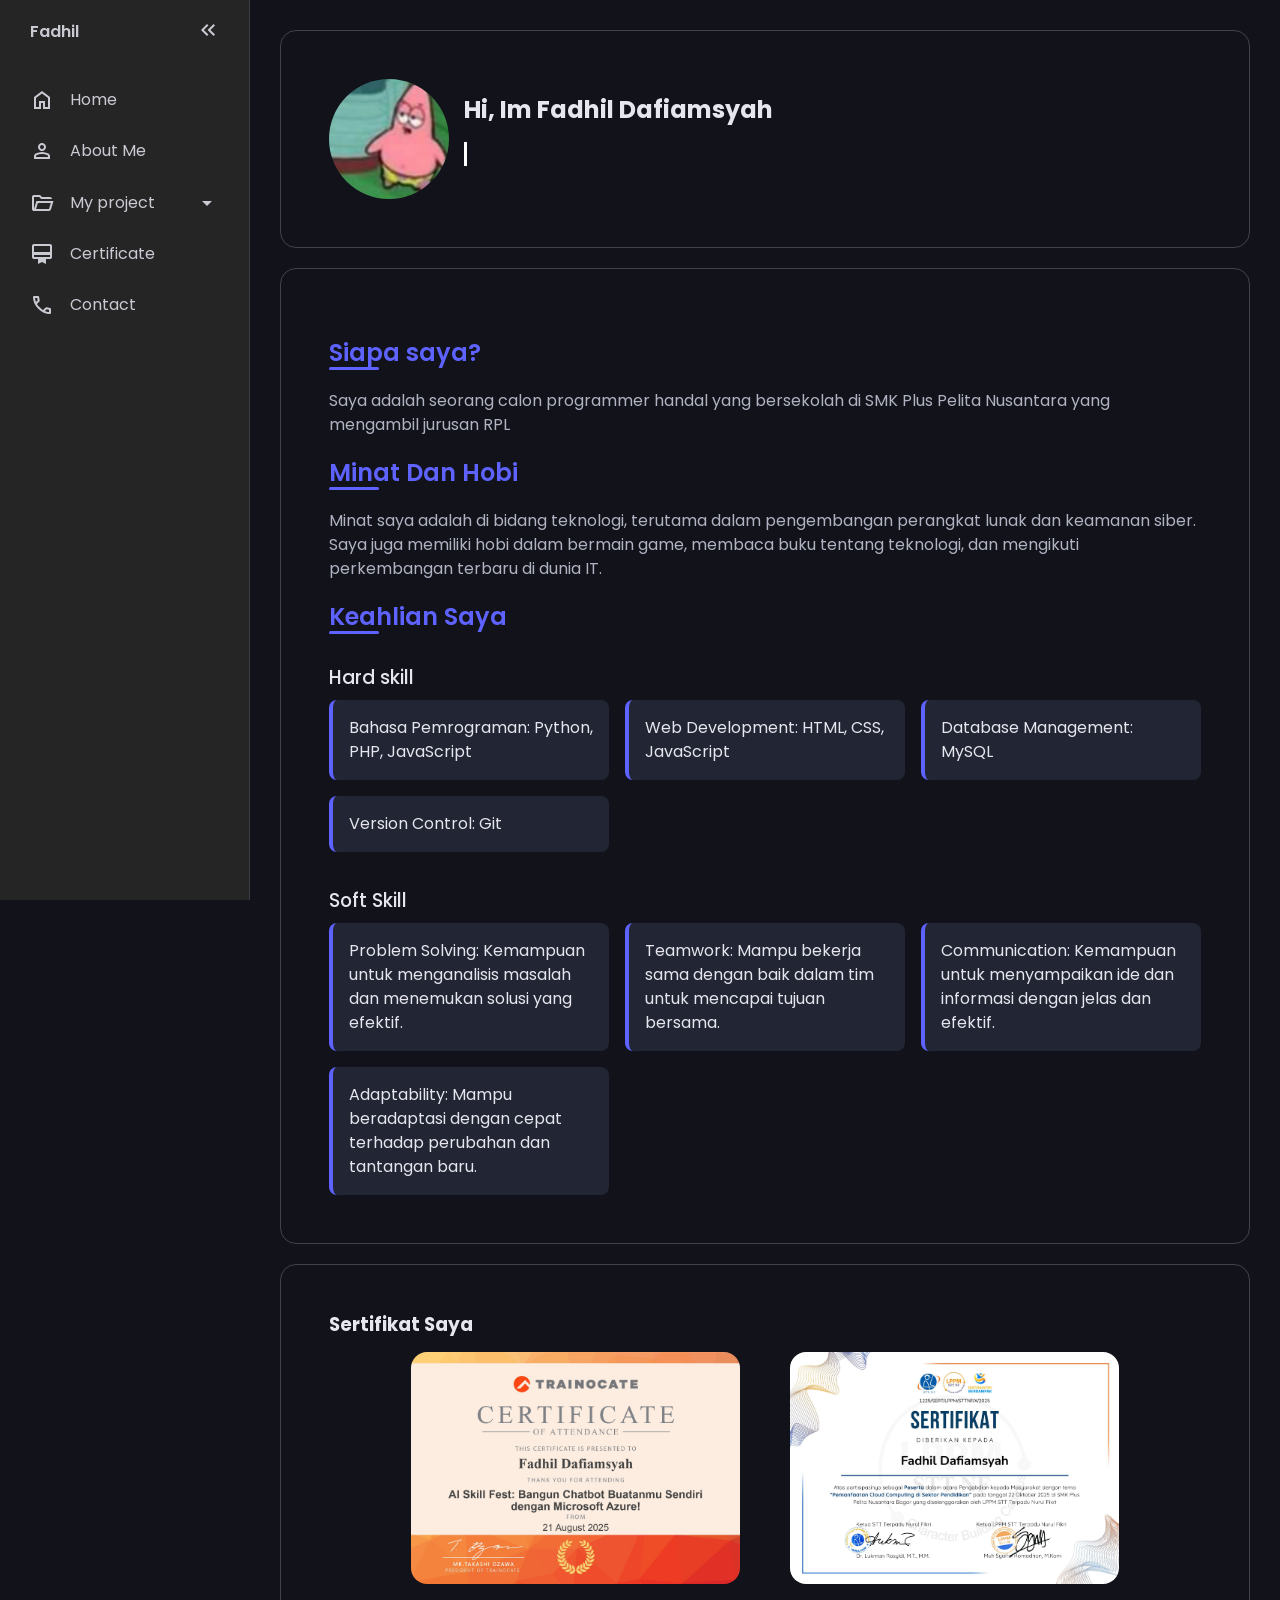
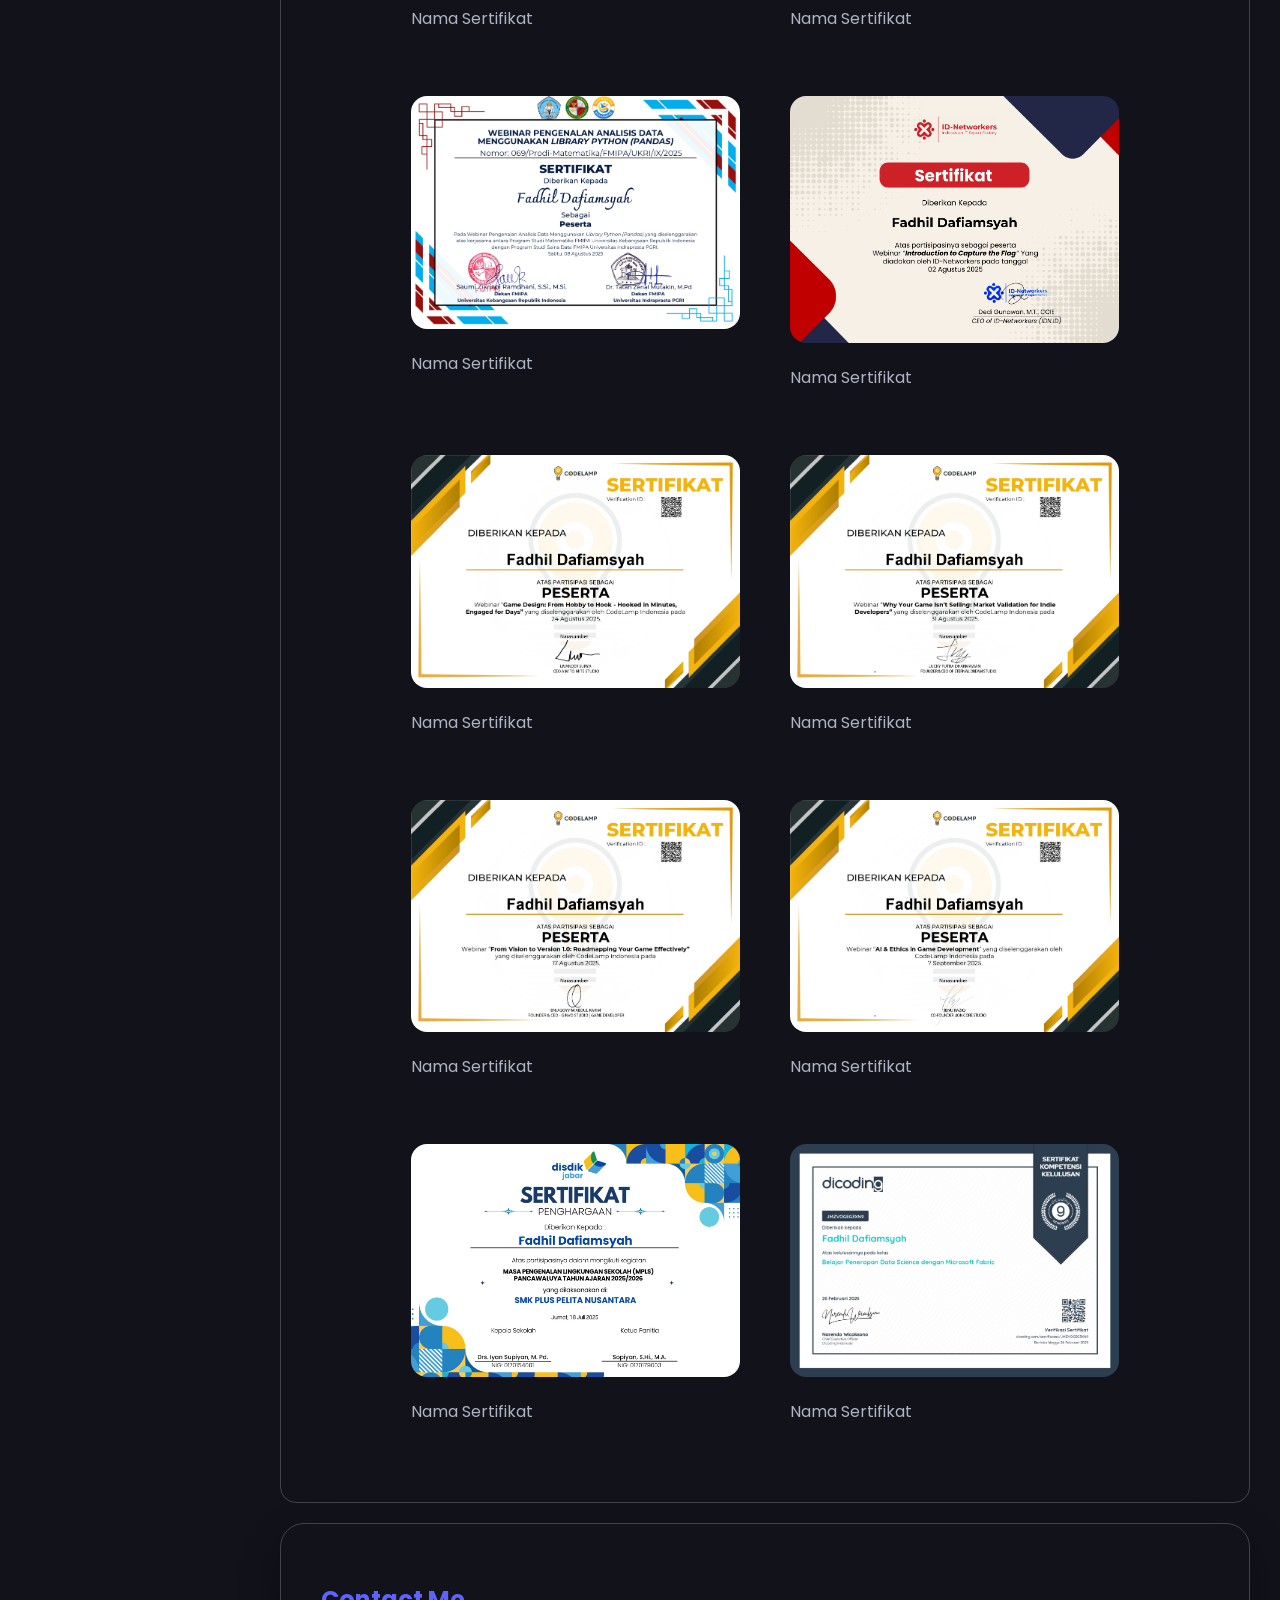
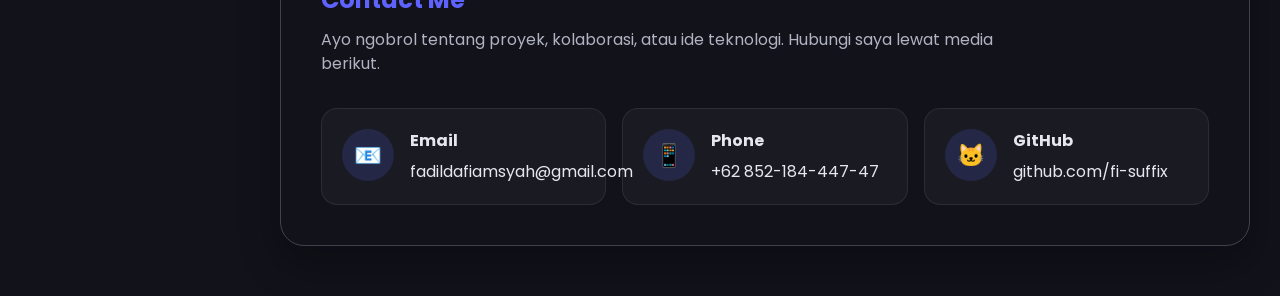
<file: index.html>
<!doctype html>
<html lang="en">
  <head>
    <meta charset="UTF-8" />
    <meta name="viewport" content="width=device-width, initial-scale=1.0" />
    <title>Fadhil Portofolio</title>
    <link rel="stylesheet" href="style.css" />
    <script type="text/javascript" src="app.js" defer></script>
  </head>
  <body class="fade-in">
    <nav id="sidebar">
      <ul>
        <li>
          <span class="logo"> Fadhil</span>
          <button onclick="toggleSidebar()" id="toggle-btn">
            <svg
              xmlns="http://www.w3.org/2000/svg"
              height="24px"
              viewBox="0 -960 960 960"
              width="24px"
              fill="#e3e3e3"
            >
              <path
                d="M440-240 200-480l240-240 56 56-183 184 183 184-56 56Zm264 0L464-480l240-240 56 56-183 184 183 184-56 56Z"
              />
            </svg>
          </button>
        </li>
        <li>
          <a href="#home">
            <svg
              xmlns="http://www.w3.org/2000/svg"
              height="24px"
              viewBox="0 -960 960 960"
              width="24px"
              fill="#e3e3e3"
            >
              <path
                d="M240-200h120v-240h240v240h120v-360L480-740 240-560v360Zm-80 80v-480l320-240 320 240v480H520v-240h-80v240H160Zm320-350Z"
              />
            </svg>
            <span>Home</span>
          </a>
        </li>
        <li>
          <a href="#about">
            <svg
              xmlns="http://www.w3.org/2000/svg"
              height="24px"
              viewBox="0 -960 960 960"
              width="24px"
              fill="#e3e3e3"
            >
              <path
                d="M367-527q-47-47-47-113t47-113q47-47 113-47t113 47q47 47 47 113t-47 113q-47 47-113 47t-113-47ZM160-160v-112q0-34 17.5-62.5T224-378q62-31 126-46.5T480-440q66 0 130 15.5T736-378q29 15 46.5 43.5T800-272v112H160Zm80-80h480v-32q0-11-5.5-20T700-306q-54-27-109-40.5T480-360q-56 0-111 13.5T260-306q-9 5-14.5 14t-5.5 20v32Zm296.5-343.5Q560-607 560-640t-23.5-56.5Q513-720 480-720t-56.5 23.5Q400-673 400-640t23.5 56.5Q447-560 480-560t56.5-23.5ZM480-640Zm0 400Z"
              />
            </svg>
            <span>About Me</span>
          </a>
        </li>
        <li>
          <button onclick="togglesubMenu(this)" class="dropdown-btn">
            <svg
              xmlns="http://www.w3.org/2000/svg"
              height="24px"
              viewBox="0 -960 960 960"
              width="24px"
              fill="#e3e3e3"
            >
              <path
                d="M160-160q-33 0-56.5-23.5T80-240v-480q0-33 23.5-56.5T160-800h240l80 80h320q33 0 56.5 23.5T880-640H447l-80-80H160v480l96-320h684L837-217q-8 26-29.5 41.5T760-160H160Zm84-80h516l72-240H316l-72 240Zm0 0 72-240-72 240Zm-84-400v-80 80Z"
              />
            </svg>
            <span>My project</span>
            <svg
              xmlns="http://www.w3.org/2000/svg"
              height="24px"
              viewBox="0 -960 960 960"
              width="24px"
              fill="#e3e3e3"
            >
              <path d="M480-360 280-560h400L480-360Z" />
            </svg>
          </button>
          <ul class="sub-menu">
            <div>
              <li><a href="project1.html">Web Kelas</a></li>
              <li><a href="project2.html">Jam Digital</a></li>
            </div>
          </ul>
        </li>
        <li>
          <a href="#sertifikat">
            <svg
              xmlns="http://www.w3.org/2000/svg"
              height="24px"
              viewBox="0 -960 960 960"
              width="24px"
              fill="#e3e3e3"
            >
              <path
                d="M160-440v80h640v-80H160Zm0-440h640q33 0 56.5 23.5T880-800v440q0 33-23.5 56.5T800-280H640v200l-160-80-160 80v-200H160q-33 0-56.5-23.5T80-360v-440q0-33 23.5-56.5T160-880Zm0 320h640v-240H160v240Zm0 200v-440 440Z"
              />
            </svg>
            <span>Certificate</span>
          </a>
        </li>
        <li>
          <a href="#contact">
            <svg
              xmlns="http://www.w3.org/2000/svg"
              height="24px"
              viewBox="0 -960 960 960"
              width="24px"
              fill="#e3e3e3"
            >
              <path
                d="M798-120q-125 0-247-54.5T329-329Q229-429 174.5-551T120-798q0-18 12-30t30-12h162q14 0 25 9.5t13 22.5l26 140q2 16-1 27t-11 19l-97 98q20 37 47.5 71.5T387-386q31 31 65 57.5t72 48.5l94-94q9-9 23.5-13.5T670-390l138 28q14 4 23 14.5t9 23.5v162q0 18-12 30t-30 12ZM241-600l66-66-17-94h-89q5 41 14 81t26 79Zm358 358q39 17 79.5 27t81.5 13v-88l-94-19-67 67ZM241-600Zm358 358Z"
              />
            </svg>
            <span>Contact</span>
          </a>
        </li>
      </ul>
    </nav>
    <main>
      <section id="home">
        <div class="container-profile">
          <img
            src="assets/img/IMG_20250711_190937_625.webp"
            alt=""
            class="profile"
          />
          <div class="text-profile">
            <h1>Hi, Im Fadhil Dafiamsyah</h1>
            <p class="type-writter">
              Tech Enthusiast | Aspiring Programmer | Student at SMK Plus Pelita
            </p>
          </div>
        </div>
      </section>

      <section id="about">
        <div class="container">
          <h2>Siapa saya?</h2>
          <p>
            Saya adalah seorang calon programmer handal yang bersekolah di SMK
            Plus Pelita Nusantara yang mengambil jurusan RPL
          </p>

          <h2>Minat Dan Hobi</h2>
          <p>
            Minat saya adalah di bidang teknologi, terutama dalam pengembangan
            perangkat lunak dan keamanan siber. Saya juga memiliki hobi dalam
            bermain game, membaca buku tentang teknologi, dan mengikuti
            perkembangan terbaru di dunia IT.
          </p>

          <h2>Keahlian Saya</h2>
          <h3>Hard skill</h3>
          <ul>
            <li>Bahasa Pemrograman: Python, PHP, JavaScript</li>
            <li>Web Development: HTML, CSS, JavaScript</li>
            <li>Database Management: MySQL</li>
            <li>Version Control: Git</li>
          </ul>

          <h3>Soft Skill</h3>
          <ul>
            <li>
              Problem Solving: Kemampuan untuk menganalisis masalah dan
              menemukan solusi yang efektif.
            </li>
            <li>
              Teamwork: Mampu bekerja sama dengan baik dalam tim untuk mencapai
              tujuan bersama.
            </li>
            <li>
              Communication: Kemampuan untuk menyampaikan ide dan informasi
              dengan jelas dan efektif.
            </li>
            <li>
              Adaptability: Mampu beradaptasi dengan cepat terhadap perubahan
              dan tantangan baru.
            </li>
          </ul>
        </div>
      </section>

      <!-- setip -->
      <section id="sertifikat">
        <div class="container">
          <h3>Sertifikat Saya</h3>
          <div class="sertip-container">
            <div class="sertip">
              <img
                src="assets/Sertifikat/Certificate_AI Skill Fest_ Bangun Chatbot Buatanmu Sendiri dengan Microsoft Azure!_Fadhil Dafiamsyah_page-0001.jpg"
                alt="Sertifikat 1"
              />
              <p>Nama Sertifikat</p>
            </div>
            <div class="sertip">
              <img
                src="assets/Sertifikat/Fadhil Dafiamsyah  - Sertifikat Peserta “Pemanfaatan Cloud Computing di Sektor Pendidikan”_page-0001.jpg"
                alt="Sertifikat 2"
              />
              <p>Nama Sertifikat</p>
            </div>
            <div class="sertip">
              <img
                src="assets/Sertifikat/Fadhil Dafiamsyah _Certificate_page-0001.jpg"
                alt="Sertifikat 3"
              />
              <p>Nama Sertifikat</p>
            </div>
            <div class="sertip">
              <img
                src="assets/Sertifikat/Fadhil Dafiamsyah Sertifikat Webinar Introduction to Capture the Flag_page-0001.jpg"
                alt="Sertifikat 4"
              />
              <p>Nama Sertifikat</p>
            </div>
            <div class="sertip">
              <img
                src="assets/Sertifikat/Fadhil Dafiamsyah-1_page-0001.jpg"
                alt="Sertifikat 5"
              />
              <p>Nama Sertifikat</p>
            </div>
            <div class="sertip">
              <img
                src="assets/Sertifikat/Fadhil Dafiamsyah-2_page-0001.jpg"
                alt="Sertifikat 6"
              />
              <p>Nama Sertifikat</p>
            </div>
            <div class="sertip">
              <img
                src="assets/Sertifikat/Fadhil Dafiamsyah_page-0001.jpg"
                alt="Sertifikat 7"
              />
              <p>Nama Sertifikat</p>
            </div>
            <div class="sertip">
              <img
                src="assets/Sertifikat/fadhil-dafiamsyah_pages-to-jpg-0001.jpg"
                alt="Sertifikat 8"
              />
              <p>Nama Sertifikat</p>
            </div>
            <div class="sertip">
              <img
                src="assets/Sertifikat/WhatsApp Image 2025-11-21 at 09.31.43_b5b9c0ea.jpg"
                alt="Sertifikat 9"
              />
              <p>Nama Sertifikat</p>
            </div>
            <div class="sertip">
              <img
                src="assets/Sertifikat/sertifikat_course_902_5664131_260226132202_page-0001.jpg"
                alt="Sertifikat 10"
              />
              <p>Nama Sertifikat</p>
            </div>
          </div>
        </div>
      </section>

      <!-- kontak -->
      <section id="contact">
        <div class="container contact-card">
          <h2>Contact Me</h2>
          <p>
            Ayo ngobrol tentang proyek, kolaborasi, atau ide teknologi. Hubungi
            saya lewat media berikut.
          </p>
          <div class="contact-grid">
            <article class="contact-item">
              <span class="contact-icon">📧</span>
              <div>
                <h3>Email</h3>
                <a href="mailto:fadildafiamsyah@gmail.com"
                  >fadildafiamsyah@gmail.com</a
                >
              </div>
            </article>
            <article class="contact-item">
              <span class="contact-icon">📱</span>
              <div>
                <h3>Phone</h3>
                <a href="tel:+6285218444747">+62 852-184-447-47</a>
              </div>
            </article>
            <article class="contact-item">
              <span class="contact-icon">🐱</span>
              <div>
                <h3>GitHub</h3>
                <a
                  href="https://github.com/fi-suffix"
                  target="_blank"
                  rel="noreferrer"
                  >github.com/fi-suffix</a
                >
              </div>
            </article>
          </div>
        </div>
      </section>
    </main>
  </body>
</html>
</file>
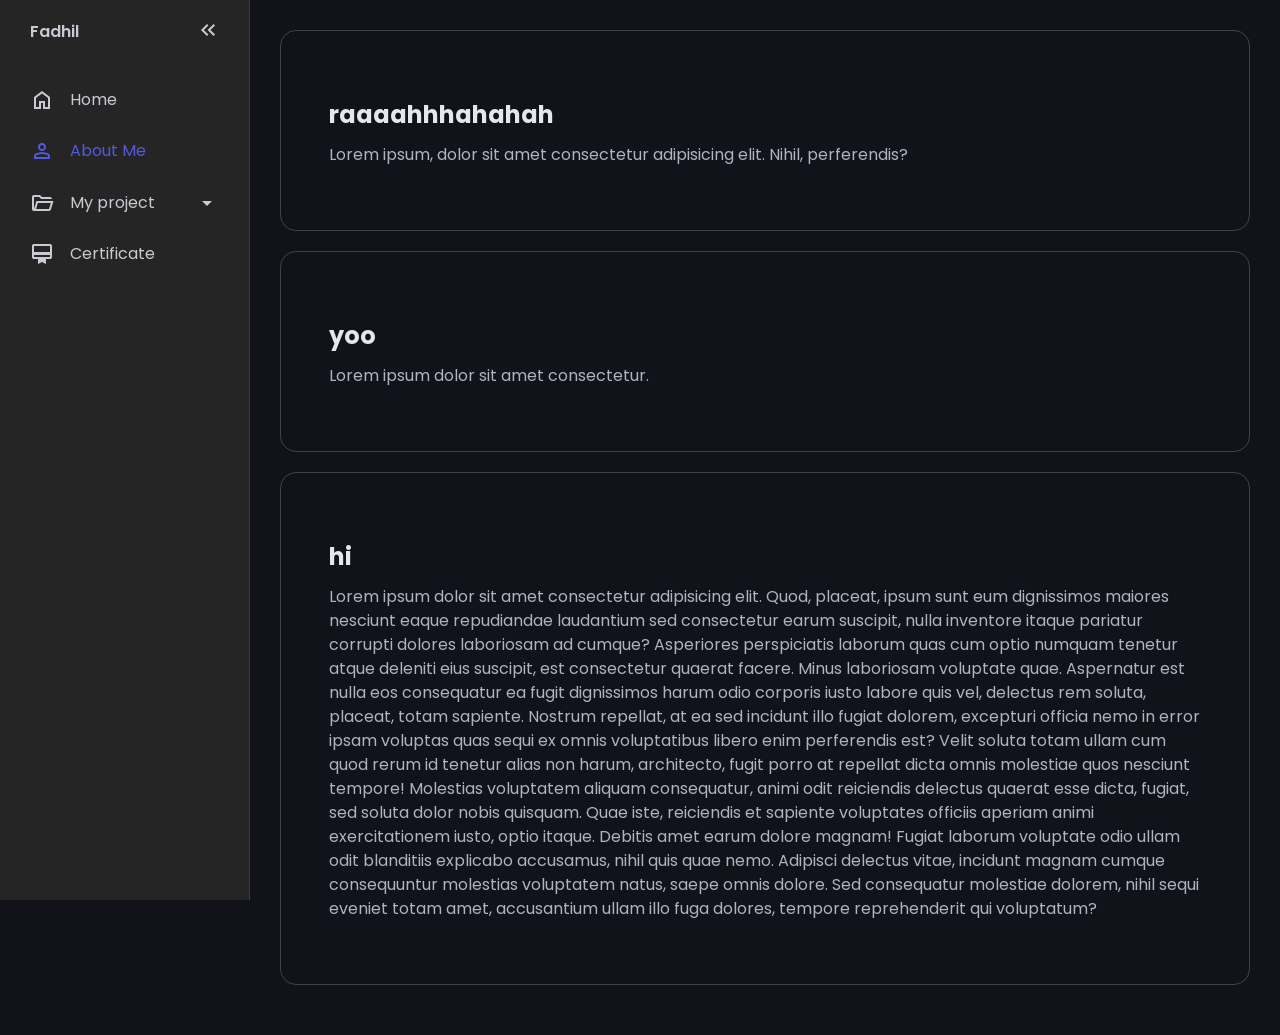
<file: about-me.html>
<!doctype html>
<html lang="en">
  <head>
    <meta charset="UTF-8" />
    <meta name="viewport" content="width=device-width, initial-scale=1.0" />
    <title>Fadhil Portofolio</title>
    <link rel="stylesheet" href="style.css" />
    <script type="text/javascript" src="app.js" defer></script>
  </head>
  <body class="fade-in">
    <nav id="sidebar">
      <ul>
        <li>
          <span class="logo"> Fadhil</span>
          <button onclick=toggleSidebar() id="toggle-btn">
            <svg
              xmlns="http://www.w3.org/2000/svg"
              height="24px"
              viewBox="0 -960 960 960"
              width="24px"
              fill="#e3e3e3"
            >
              <path
                d="M440-240 200-480l240-240 56 56-183 184 183 184-56 56Zm264 0L464-480l240-240 56 56-183 184 183 184-56 56Z"
              />
            </svg>
          </button>
        </li>
        <li>
          <a href="index.html">
            <svg
              xmlns="http://www.w3.org/2000/svg"
              height="24px"
              viewBox="0 -960 960 960"
              width="24px"
              fill="#e3e3e3"
            >
              <path
                d="M240-200h120v-240h240v240h120v-360L480-740 240-560v360Zm-80 80v-480l320-240 320 240v480H520v-240h-80v240H160Zm320-350Z"
              />
            </svg>
            <span>Home</span>
          </a>
        </li>
        <li class="active">
          <a href="about-me.html">
            <svg
              xmlns="http://www.w3.org/2000/svg"
              height="24px"
              viewBox="0 -960 960 960"
              width="24px"
              fill="#e3e3e3"
            >
              <path
                d="M367-527q-47-47-47-113t47-113q47-47 113-47t113 47q47 47 47 113t-47 113q-47 47-113 47t-113-47ZM160-160v-112q0-34 17.5-62.5T224-378q62-31 126-46.5T480-440q66 0 130 15.5T736-378q29 15 46.5 43.5T800-272v112H160Zm80-80h480v-32q0-11-5.5-20T700-306q-54-27-109-40.5T480-360q-56 0-111 13.5T260-306q-9 5-14.5 14t-5.5 20v32Zm296.5-343.5Q560-607 560-640t-23.5-56.5Q513-720 480-720t-56.5 23.5Q400-673 400-640t23.5 56.5Q447-560 480-560t56.5-23.5ZM480-640Zm0 400Z"
              />
            </svg>
            <span>About Me</span>
          </a>
        </li>
        <li>
          <button onclick=togglesubMenu(this) class="dropdown-btn">
            <svg
              xmlns="http://www.w3.org/2000/svg"
              height="24px"
              viewBox="0 -960 960 960"
              width="24px"
              fill="#e3e3e3"
            >
              <path
                d="M160-160q-33 0-56.5-23.5T80-240v-480q0-33 23.5-56.5T160-800h240l80 80h320q33 0 56.5 23.5T880-640H447l-80-80H160v480l96-320h684L837-217q-8 26-29.5 41.5T760-160H160Zm84-80h516l72-240H316l-72 240Zm0 0 72-240-72 240Zm-84-400v-80 80Z"
              />
            </svg>
            <span>My project</span>
            <svg
              xmlns="http://www.w3.org/2000/svg"
              height="24px"
              viewBox="0 -960 960 960"
              width="24px"
              fill="#e3e3e3"
            >
              <path d="M480-360 280-560h400L480-360Z" />
            </svg>
          </button>
          <ul class="sub-menu">
            <div>
              <li><a href="#project-1">nama projek</a></li>
              <li><a href="#project-2">nama projek</a></li>
              <li><a href="#project-3">nama projek</a></li>
            </div>
          </ul>
        </li>
        <li>
          <a href="certificate.html">
            <svg
              xmlns="http://www.w3.org/2000/svg"
              height="24px"
              viewBox="0 -960 960 960"
              width="24px"
              fill="#e3e3e3"
            >
              <path
                d="M160-440v80h640v-80H160Zm0-440h640q33 0 56.5 23.5T880-800v440q0 33-23.5 56.5T800-280H640v200l-160-80-160 80v-200H160q-33 0-56.5-23.5T80-360v-440q0-33 23.5-56.5T160-880Zm0 320h640v-240H160v240Zm0 200v-440 440Z"
              />
            </svg>
            <span>Certificate</span>
          </a>
        </li>
      </ul>
    </nav>
    <main>
      <div class="container">
        <h2>raaaahhhahahah</h2>
        <p>
          Lorem ipsum, dolor sit amet consectetur adipisicing elit. Nihil,
          perferendis?
        </p>
      </div>
      <div class="container">
        <h2>yoo</h2>
        <p>Lorem ipsum dolor sit amet consectetur.</p>
      </div>
      <div class="container">
        <h2>hi</h2>
        <p>
          Lorem ipsum dolor sit amet consectetur adipisicing elit. Quod,
          placeat, ipsum sunt eum dignissimos maiores nesciunt eaque repudiandae
          laudantium sed consectetur earum suscipit, nulla inventore itaque
          pariatur corrupti dolores laboriosam ad cumque? Asperiores
          perspiciatis laborum quas cum optio numquam tenetur atque deleniti
          eius suscipit, est consectetur quaerat facere. Minus laboriosam
          voluptate quae. Aspernatur est nulla eos consequatur ea fugit
          dignissimos harum odio corporis iusto labore quis vel, delectus rem
          soluta, placeat, totam sapiente. Nostrum repellat, at ea sed incidunt
          illo fugiat dolorem, excepturi officia nemo in error ipsam voluptas
          quas sequi ex omnis voluptatibus libero enim perferendis est? Velit
          soluta totam ullam cum quod rerum id tenetur alias non harum,
          architecto, fugit porro at repellat dicta omnis molestiae quos
          nesciunt tempore! Molestias voluptatem aliquam consequatur, animi odit
          reiciendis delectus quaerat esse dicta, fugiat, sed soluta dolor nobis
          quisquam. Quae iste, reiciendis et sapiente voluptates officiis
          aperiam animi exercitationem iusto, optio itaque. Debitis amet earum
          dolore magnam! Fugiat laborum voluptate odio ullam odit blanditiis
          explicabo accusamus, nihil quis quae nemo. Adipisci delectus vitae,
          incidunt magnam cumque consequuntur molestias voluptatem natus, saepe
          omnis dolore. Sed consequatur molestiae dolorem, nihil sequi eveniet
          totam amet, accusantium ullam illo fuga dolores, tempore reprehenderit
          qui voluptatum?
        </p>
      </div>
    </main>
  </body>
</html>
</file>
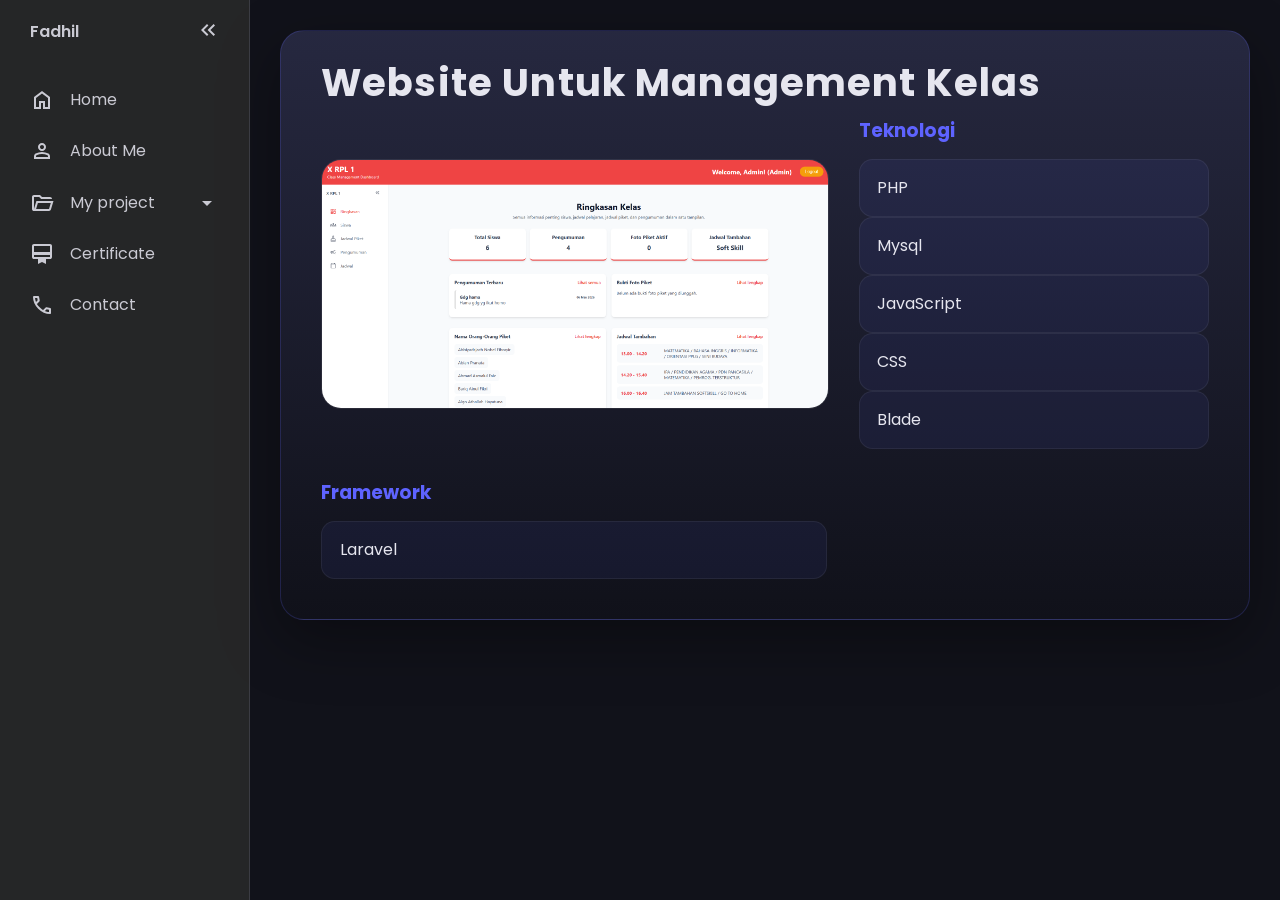
<file: project1.html>
<!doctype html>
<html lang="en">
  <head>
    <meta charset="UTF-8" />
    <meta name="viewport" content="width=device-width, initial-scale=1.0" />
    <title>Fadhil Portofolio</title>
    <link rel="stylesheet" href="style.css" />
    <script type="text/javascript" src="app.js" defer></script>
  </head>
  <body class="fade-in">
    <nav id="sidebar">
      <ul>
        <li>
          <span class="logo"> Fadhil</span>
          <button onclick="toggleSidebar()" id="toggle-btn">
            <svg
              xmlns="http://www.w3.org/2000/svg"
              height="24px"
              viewBox="0 -960 960 960"
              width="24px"
              fill="#e3e3e3"
            >
              <path
                d="M440-240 200-480l240-240 56 56-183 184 183 184-56 56Zm264 0L464-480l240-240 56 56-183 184 183 184-56 56Z"
              />
            </svg>
          </button>
        </li>
        <li>
          <a href="index.html#home">
            <svg
              xmlns="http://www.w3.org/2000/svg"
              height="24px"
              viewBox="0 -960 960 960"
              width="24px"
              fill="#e3e3e3"
            >
              <path
                d="M240-200h120v-240h240v240h120v-360L480-740 240-560v360Zm-80 80v-480l320-240 320 240v480H520v-240h-80v240H160Zm320-350Z"
              />
            </svg>
            <span>Home</span>
          </a>
        </li>
        <li>
          <a href="index.html#about">
            <svg
              xmlns="http://www.w3.org/2000/svg"
              height="24px"
              viewBox="0 -960 960 960"
              width="24px"
              fill="#e3e3e3"
            >
              <path
                d="M367-527q-47-47-47-113t47-113q47-47 113-47t113 47q47 47 47 113t-47 113q-47 47-113 47t-113-47ZM160-160v-112q0-34 17.5-62.5T224-378q62-31 126-46.5T480-440q66 0 130 15.5T736-378q29 15 46.5 43.5T800-272v112H160Zm80-80h480v-32q0-11-5.5-20T700-306q-54-27-109-40.5T480-360q-56 0-111 13.5T260-306q-9 5-14.5 14t-5.5 20v32Zm296.5-343.5Q560-607 560-640t-23.5-56.5Q513-720 480-720t-56.5 23.5Q400-673 400-640t23.5 56.5Q447-560 480-560t56.5-23.5ZM480-640Zm0 400Z"
              />
            </svg>
            <span>About Me</span>
          </a>
        </li>
        <li>
          <button onclick="togglesubMenu(this)" class="dropdown-btn">
            <svg
              xmlns="http://www.w3.org/2000/svg"
              height="24px"
              viewBox="0 -960 960 960"
              width="24px"
              fill="#e3e3e3"
            >
              <path
                d="M160-160q-33 0-56.5-23.5T80-240v-480q0-33 23.5-56.5T160-800h240l80 80h320q33 0 56.5 23.5T880-640H447l-80-80H160v480l96-320h684L837-217q-8 26-29.5 41.5T760-160H160Zm84-80h516l72-240H316l-72 240Zm0 0 72-240-72 240Zm-84-400v-80 80Z"
              />
            </svg>
            <span>My project</span>
            <svg
              xmlns="http://www.w3.org/2000/svg"
              height="24px"
              viewBox="0 -960 960 960"
              width="24px"
              fill="#e3e3e3"
            >
              <path d="M480-360 280-560h400L480-360Z" />
            </svg>
          </button>
          <ul class="sub-menu">
            <div>
              <li><a href="project1.html">Web Kelas</a></li>
              <li><a href="project2.html">Jam Digital</a></li>
            </div>
          </ul>
        </li>
        <li>
          <a href="index.html#sertifikat">
            <svg
              xmlns="http://www.w3.org/2000/svg"
              height="24px"
              viewBox="0 -960 960 960"
              width="24px"
              fill="#e3e3e3"
            >
              <path
                d="M160-440v80h640v-80H160Zm0-440h640q33 0 56.5 23.5T880-800v440q0 33-23.5 56.5T800-280H640v200l-160-80-160 80v-200H160q-33 0-56.5-23.5T80-360v-440q0-33 23.5-56.5T160-880Zm0 320h640v-240H160v240Zm0 200v-440 440Z"
              />
            </svg>
            <span>Certificate</span>
          </a>
        </li>
        <li>
          <a href="index.html#contact">
            <svg
              xmlns="http://www.w3.org/2000/svg"
              height="24px"
              viewBox="0 -960 960 960"
              width="24px"
              fill="#e3e3e3"
            >
              <path
                d="M798-120q-125 0-247-54.5T329-329Q229-429 174.5-551T120-798q0-18 12-30t30-12h162q14 0 25 9.5t13 22.5l26 140q2 16-1 27t-11 19l-97 98q20 37 47.5 71.5T387-386q31 31 65 57.5t72 48.5l94-94q9-9 23.5-13.5T670-390l138 28q14 4 23 14.5t9 23.5v162q0 18-12 30t-30 12ZM241-600l66-66-17-94h-89q5 41 14 81t26 79Zm358 358q39 17 79.5 27t81.5 13v-88l-94-19-67 67ZM241-600Zm358 358Z"
              />
            </svg>
            <span>Contact</span>
          </a>
        </li>
      </ul>
    </nav>
    <main>
      <div class="container project-card">
        <h1>Website Untuk Management Kelas</h1>
        <div class="project-content">
          <img
            src="assets/project/Screenshot 2026-05-09 134046.png"
            alt="Screenshot project management kelas"
          />
          <div class="project-info">
            <h3>Teknologi</h3>
            <ul>
              <li>PHP</li>
              <li>Mysql</li>
              <li>JavaScript</li>
              <li>CSS</li>
              <li>Blade</li>
            </ul>
          </div>
          <div class="project-info">
            <h3>Framework</h3>
            <ul>
              <li>Laravel</li>
            </ul>
          </div>
        </div>
      </div>
    </main>
  </body>
</html>
</file>
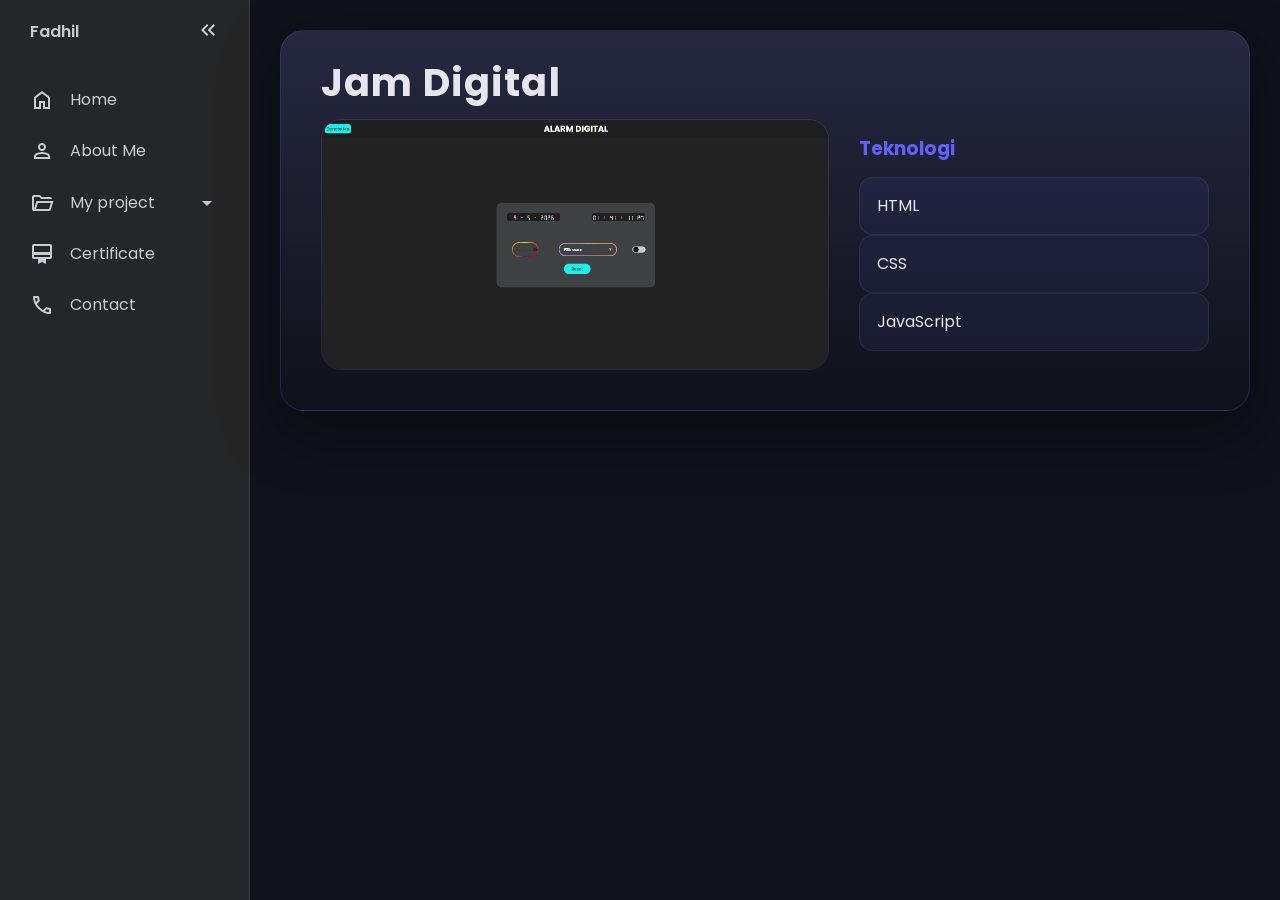
<file: project2.html>
<!doctype html>
<html lang="en">
  <head>
    <meta charset="UTF-8" />
    <meta name="viewport" content="width=device-width, initial-scale=1.0" />
    <title>Fadhil Portofolio</title>
    <link rel="stylesheet" href="style.css" />
    <script type="text/javascript" src="app.js" defer></script>
  </head>
  <body class="fade-in">
    <nav id="sidebar">
      <ul>
        <li>
          <span class="logo"> Fadhil</span>
          <button onclick="toggleSidebar()" id="toggle-btn">
            <svg
              xmlns="http://www.w3.org/2000/svg"
              height="24px"
              viewBox="0 -960 960 960"
              width="24px"
              fill="#e3e3e3"
            >
              <path
                d="M440-240 200-480l240-240 56 56-183 184 183 184-56 56Zm264 0L464-480l240-240 56 56-183 184 183 184-56 56Z"
              />
            </svg>
          </button>
        </li>
        <li>
          <a href="index.html#home">
            <svg
              xmlns="http://www.w3.org/2000/svg"
              height="24px"
              viewBox="0 -960 960 960"
              width="24px"
              fill="#e3e3e3"
            >
              <path
                d="M240-200h120v-240h240v240h120v-360L480-740 240-560v360Zm-80 80v-480l320-240 320 240v480H520v-240h-80v240H160Zm320-350Z"
              />
            </svg>
            <span>Home</span>
          </a>
        </li>
        <li>
          <a href="index.html#about">
            <svg
              xmlns="http://www.w3.org/2000/svg"
              height="24px"
              viewBox="0 -960 960 960"
              width="24px"
              fill="#e3e3e3"
            >
              <path
                d="M367-527q-47-47-47-113t47-113q47-47 113-47t113 47q47 47 47 113t-47 113q-47 47-113 47t-113-47ZM160-160v-112q0-34 17.5-62.5T224-378q62-31 126-46.5T480-440q66 0 130 15.5T736-378q29 15 46.5 43.5T800-272v112H160Zm80-80h480v-32q0-11-5.5-20T700-306q-54-27-109-40.5T480-360q-56 0-111 13.5T260-306q-9 5-14.5 14t-5.5 20v32Zm296.5-343.5Q560-607 560-640t-23.5-56.5Q513-720 480-720t-56.5 23.5Q400-673 400-640t23.5 56.5Q447-560 480-560t56.5-23.5ZM480-640Zm0 400Z"
              />
            </svg>
            <span>About Me</span>
          </a>
        </li>
        <li>
          <button onclick="togglesubMenu(this)" class="dropdown-btn">
            <svg
              xmlns="http://www.w3.org/2000/svg"
              height="24px"
              viewBox="0 -960 960 960"
              width="24px"
              fill="#e3e3e3"
            >
              <path
                d="M160-160q-33 0-56.5-23.5T80-240v-480q0-33 23.5-56.5T160-800h240l80 80h320q33 0 56.5 23.5T880-640H447l-80-80H160v480l96-320h684L837-217q-8 26-29.5 41.5T760-160H160Zm84-80h516l72-240H316l-72 240Zm0 0 72-240-72 240Zm-84-400v-80 80Z"
              />
            </svg>
            <span>My project</span>
            <svg
              xmlns="http://www.w3.org/2000/svg"
              height="24px"
              viewBox="0 -960 960 960"
              width="24px"
              fill="#e3e3e3"
            >
              <path d="M480-360 280-560h400L480-360Z" />
            </svg>
          </button>
          <ul class="sub-menu">
            <div>
              <li><a href="project1.html">Web Kelas</a></li>
              <li><a href="project2.html">Jam Digital</a></li>
            </div>
          </ul>
        </li>
        <li>
          <a href="index.html#sertifikat">
            <svg
              xmlns="http://www.w3.org/2000/svg"
              height="24px"
              viewBox="0 -960 960 960"
              width="24px"
              fill="#e3e3e3"
            >
              <path
                d="M160-440v80h640v-80H160Zm0-440h640q33 0 56.5 23.5T880-800v440q0 33-23.5 56.5T800-280H640v200l-160-80-160 80v-200H160q-33 0-56.5-23.5T80-360v-440q0-33 23.5-56.5T160-880Zm0 320h640v-240H160v240Zm0 200v-440 440Z"
              />
            </svg>
            <span>Certificate</span>
          </a>
        </li>
        <li>
          <a href="index.html#contact">
            <svg
              xmlns="http://www.w3.org/2000/svg"
              height="24px"
              viewBox="0 -960 960 960"
              width="24px"
              fill="#e3e3e3"
            >
              <path
                d="M798-120q-125 0-247-54.5T329-329Q229-429 174.5-551T120-798q0-18 12-30t30-12h162q14 0 25 9.5t13 22.5l26 140q2 16-1 27t-11 19l-97 98q20 37 47.5 71.5T387-386q31 31 65 57.5t72 48.5l94-94q9-9 23.5-13.5T670-390l138 28q14 4 23 14.5t9 23.5v162q0 18-12 30t-30 12ZM241-600l66-66-17-94h-89q5 41 14 81t26 79Zm358 358q39 17 79.5 27t81.5 13v-88l-94-19-67 67ZM241-600Zm358 358Z"
              />
            </svg>
            <span>Contact</span>
          </a>
        </li>
      </ul>
    </nav>
    <main>
      <div class="container project-card">
        <h1>Jam Digital</h1>
        <div class="project-content">
          <img
            src="assets/project/Screenshot 2026-05-09 134129.png"
            alt="Screenshot ham digital"
          />
          <div class="project-info">
            <h3>Teknologi</h3>
            <ul>
              <li>HTML</li>
              <li>CSS</li>
              <li>JavaScript</li>
            </ul>
          </div>
          </div>
        </div>
      </div>
    </main>
  </body>
</html>
</file>
<file: style.css>
@import url("https://fonts.googleapis.com/css2?family=Poppins:ital,wght@0,100;0,200;0,300;0,400;0,500;0,600;0,700;0,800;0,900;1,100;1,200;1,300;1,400;1,500;1,600;1,700;1,800;1,900&display=swap");
:root {
  --base-clr: #11121a;
  --nav-clr: #292929;
  --line-clr: #42434a;
  --hover-clr: #222533;
  --text-clr: #e6e6ef;
  --accent-clr: #5e63ff;
  --secondary-text-clr: #b0b3c1;
}

* {
  margin: 0;
  padding: 0;
}

html {
  font-family:
    Poppins, "segoe UI", "Segoe UI", Tahoma, Geneva, Verdana, sans-serif;
  line-height: 1.5rem;
}

body {
  min-height: 100vh;
  min-height: 100dvh;
  background-color: var(--base-clr);
  color: var(--text-clr);
  display: grid;
  grid-template-columns: auto 1fr;
}

/* buat sidebarnya */
#sidebar {
  box-sizing: border-box;
  height: 100vh;
  width: 250px;
  padding: 5px 1em;
  background-color: var(--nav-clr);
  border-right: 1px solid var(--line-clr);
  position: sticky;
  top: 0;
  align-self: start;
  transition: 300ms ease-in-out;
  opacity: 87%;
}

#sidebar.close {
  padding: 5px;
  width: 60px;
  overflow: hidden;
  text-wrap: nowrap;
}

#sidebar ul {
  list-style: none;
}

#sidebar > ul > li:first-child {
  display: flex;
  justify-content: flex-end;
  margin-bottom: 16px;
  .logo {
    font-weight: 600;
  }
}

#sidebar ul li.active a {
  color: var(--accent-clr);

  svg {
    fill: var(--accent-clr);
  }
}

#sidebar a,
#sidebar .dropdown-btn,
#sidebar .logo {
  border-radius: 0.5em;
  padding: 0.85em;
  text-decoration: none;
  color: var(--text-clr);
  display: flex;
  align-items: center;
  gap: 1em;
}

.dropdown-btn {
  width: 100%;
  text-align: left;
  background: none;
  border: none;
  font: inherit;
  cursor: pointer;
}

#sidebar svg {
  flex-shrink: 0;
  fill: var(--text-clr);
}

#sidebar a span,
#sidebar .dropdown-btn span {
  flex-grow: 1;
}

#sidebar a:hover,
#sidebar .dropdown-btn:hover {
  background-color: var(--hover-clr);
}

/* dropdown menu style */
#sidebar .sub-menu {
  display: grid;
  grid-template-rows: 0fr;
  transition: 300ms ease-in-out;

  > div {
    overflow: hidden;
  }
}

#sidebar .sub-menu.show {
  grid-template-rows: 1fr;
}

.dropdown-btn svg {
  transition: 200ms ease;
}

.rotate svg:last-child {
  rotate: -180deg;
}

#sidebar .sub-menu a {
  padding-left: 2em;
}

#toggle-btn {
  margin-left: auto;
  padding: 1em;
  border: none;
  border-radius: 0.5em;
  background: none;
  cursor: pointer;

  svg {
    transition: rotate 150ms ease;
  }
}

#toggle-btn:hover {
  background-color: var(--hover-clr);
}

main {
  padding: min(30px, 7%);
}

main p {
  color: var(--secondary-text-clr);
  margin-top: 5px;
  margin-bottom: 15px;
}

.container {
  border: 1px solid var(--line-clr);
  border-radius: 1em;
  margin-bottom: 20px;
  padding: min(3em, 15%);
  align-items: center;

  h2,
  p {
    margin-top: 1em;
  }
}

@media (max-width: 800px) {
  body {
    grid-template-columns: 1fr;
  }
  .container {
    border: none;
    padding: 0;
  }
  #sidebar {
    height: 60px;
    width: 100%;
    border: none;
    border-top: 1px solid var(--line-clr);
    padding: 0;
    position: fixed;
    top: unset;
    bottom: 0;

    > ul {
      padding: 0;
      display: grid;
      grid-auto-columns: 60px;
      grid-auto-flow: column;
      align-items: center;
      overflow-x: scroll;
    }

    ul li {
      height: 100%;
    }

    ul a,
    ul .dropdown-btn {
      width: 60px;
      height: 60px;
      padding: 0;
      border-radius: 0;
      justify-content: center;
    }

    ul li span,
    ul li:first-child,
    .dropdown-btn svg:last-child {
      display: none;
    }

    ul li .sub-menu.show {
      position: fixed;
      bottom: 60px;
      left: 0;
      box-sizing: border-box;
      height: 60px;
      width: 100%;
      background-color: var(--hover-clr);
      display: flex;
      justify-content: center;

      > div {
        overflow-x: auto;
      }
      li {
        display: inline-flex;
      }
      a {
        box-sizing: border-box;
        padding: 1em;
        width: auto;
        justify-content: center;
      }
    }
  }
}

/* kontent */
.container-profile {
  border: 1px solid var(--line-clr);
  border-radius: 1em;
  margin-bottom: 20px;
  padding: min(3em, 15%);
  display: flex;
  align-items: center;
  gap: 15px;

  h2,
  p {
    margin-top: 1em;
  }
}

.container-profile .profile {
  width: 120px;
  height: auto;
  border-radius: 50%;
}

.container-profile .text-profile {
  display: flex;
  flex-direction: column;
}

/* kusus about me*/
#about h2 {
  color: var(--accent-clr);
  font-weight: 600;
  margin-bottom: 1em;
  position: relative;
}

#about h2::after {
  content: "";
  position: absolute;
  bottom: -5px;
  left: 0;
  width: 50px;
  height: 3px;
  background: var(--accent-clr);
  border-radius: 2px;
}

#about h3 {
  color: var(--text-clr);
  font-weight: 500;
  margin-top: 2em;
  margin-bottom: 0.5em;
}

#about ul {
  list-style: none;
  padding: 0;
  display: grid;
  grid-template-columns: repeat(auto-fit, minmax(250px, 1fr));
  gap: 1em;
}

#about li {
  background: var(--hover-clr);
  padding: 1em;
  border-radius: 0.5em;
  border-left: 4px solid var(--accent-clr);
  transition:
    transform 0.3s ease,
    box-shadow 0.3s ease;
}

#about li:hover {
  transform: translateY(-5px);
  box-shadow: 0 4px 20px rgba(94, 99, 255, 0.3);
}

@keyframes slideInUp {
  from {
    opacity: 0;
    transform: translateY(30px);
  }
  to {
    opacity: 1;
    transform: translateY(0);
  }
}

/* buat sertip */
.sertip-container {
  display: flex;
  flex-wrap: wrap;
  justify-content: center;
  gap: 20px;
}

.sertip {
  display: inline-block;
  position: relative;
  margin: 15px;
}

.sertip img {
  width: 329px;
  height: auto;
  border-radius: 1em;
}

/* contact */
.contact-card {
  border: 1px solid var(--line-clr);
  box-shadow: 0 18px 40px rgba(0, 0, 0, 0.25);
  border-radius: 1.5em;
  padding: 2.5rem;
}

.contact-card h2 {
  color: var(--accent-clr);
  margin-bottom: 0.8rem;
}

.contact-card p {
  color: var(--secondary-text-clr);
  margin-bottom: 2rem;
  max-width: 700px;
}

.contact-grid {
  display: grid;
  grid-template-columns: repeat(3, minmax(180px, 1fr));
  gap: 1rem;
}

.contact-item {
  display: flex;
  align-items: flex-start;
  gap: 1rem;
  background: rgba(255, 255, 255, 0.04);
  padding: 1.25rem;
  border-radius: 1em;
  border: 1px solid rgba(255, 255, 255, 0.08);
}

.contact-icon {
  display: grid;
  place-items: center;
  min-width: 52px;
  min-height: 52px;
  border-radius: 50%;
  background: rgba(94, 99, 255, 0.16);
  color: var(--accent-clr);
  font-size: 1.4rem;
}

.contact-item h3 {
  margin-bottom: 0.4rem;
  font-size: 1rem;
  color: var(--text-clr);
}

.contact-item a {
  color: var(--text-clr);
  text-decoration: none;
  transition: color 200ms ease;
}

.contact-item a:hover {
  color: var(--accent-clr);
}

@media (max-width: 860px) {
  .contact-grid {
    grid-template-columns: 1fr;
  }
}

/* project */
.project-card {
  background: linear-gradient(
    180deg,
    rgba(40, 42, 66, 0.95),
    rgba(17, 18, 26, 0.95)
  );
  border: 1px solid rgba(94, 99, 255, 0.2);
  border-radius: 1.5em;
  box-shadow: 0 20px 60px rgba(0, 0, 0, 0.35);
  padding: 2.5rem;
}

.project-card h1 {
  font-size: clamp(2rem, 3vw, 2.6rem);
  margin-bottom: 1.5rem;
  letter-spacing: 0.03em;
}

.project-content {
  display: grid;
  grid-template-columns: 1.3fr 0.9fr;
  gap: 2rem;
  align-items: center;
}

.project-content img {
  width: 100%;
  height: auto;
  border-radius: 1.25em;
  border: 1px solid rgba(255, 255, 255, 0.08);
  box-shadow: inset 0 0 0 1px rgba(255, 255, 255, 0.04);
}

.project-info h3 {
  color: var(--accent-clr);
  margin-bottom: 1rem;
}

.project-info ul {
  list-style: none;
  padding: 0;
}

.project-info li {
  background: rgba(94, 99, 255, 0.08);
  padding: 1rem 1.1rem;
  border-radius: 0.85rem;
  color: var(--text-clr);
  border: 1px solid rgba(255, 255, 255, 0.06);
}

@media (max-width: 860px) {
  .project-content {
    grid-template-columns: 1fr;
  }
}

/* efek ngetik */
.type-writter {
  color: var(--accent-clr );
  font-family: 'Courier New', Courier, monospace;
  font-size: 20px;
  overflow: hidden; 
  white-space: nowrap;
  border-right: 3px solid white;
  width: 0;
  animation: 
    typing 4s steps(20) infinite alternate,
    blink 0.5s infinite step-end alternate;
}

@keyframes typing {
  from { width: 0 }
  to { width: 100% }
}

@keyframes blink {
  50% { border-color: transparent; }
}
</file>
